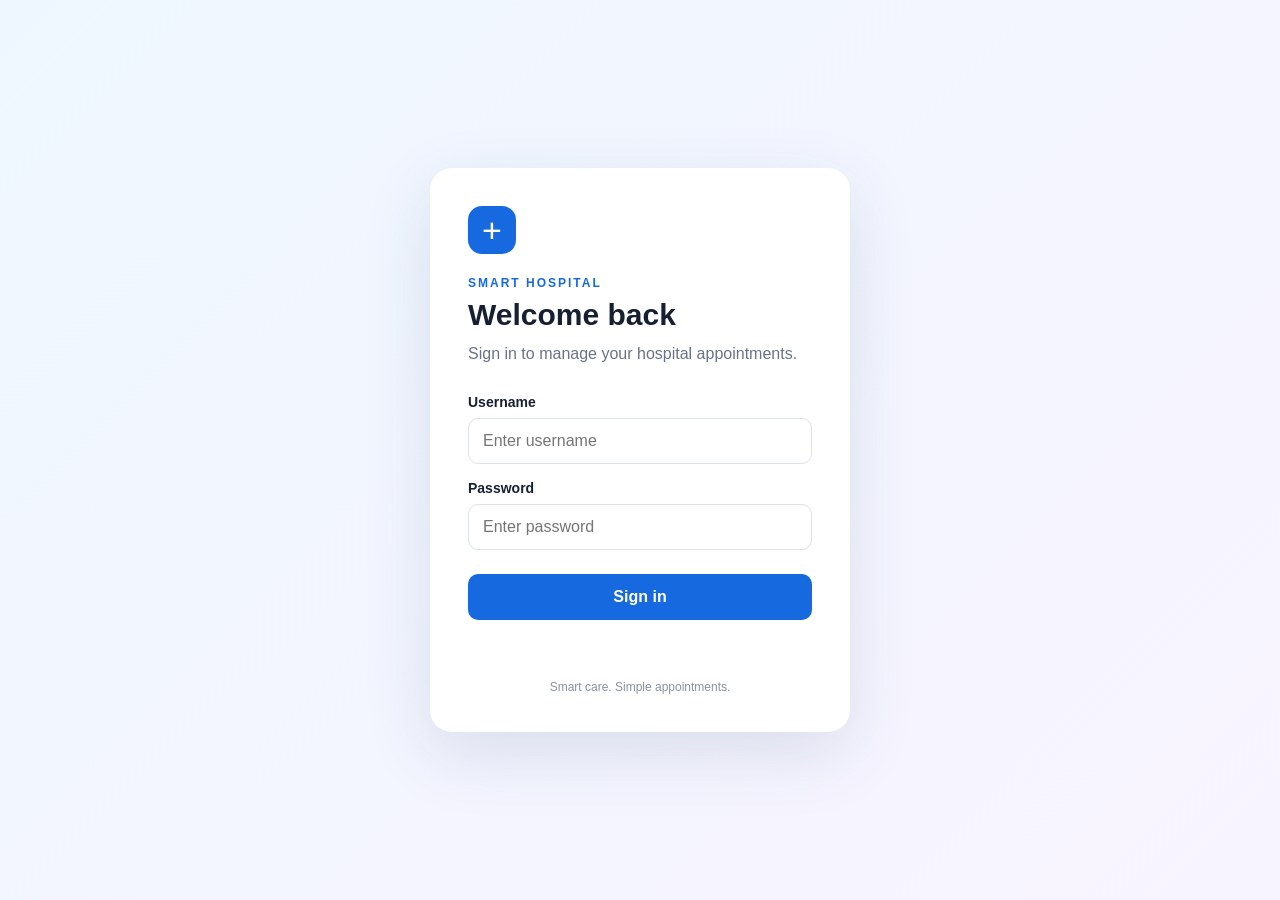
<file: frontend/index.html>
<!doctype html>
<html lang="en">
<head>
  <meta charset="UTF-8">
  <meta name="viewport" content="width=device-width, initial-scale=1.0">
  <title>Smart Hospital | Login</title>
  <link rel="stylesheet" href="style.css">
</head>
<body>
  <main class="page">
    <section class="card">
      <div class="brand-mark" aria-hidden="true">+</div>
      <p class="eyebrow">SMART HOSPITAL</p>
      <h1>Welcome back</h1>
      <p class="subtext">Sign in to manage your hospital appointments.</p>

      <form id="loginForm">
        <label for="username">Username</label>
        <input id="username" name="username" autocomplete="username" placeholder="Enter username" required>

        <label for="password">Password</label>
        <input id="password" name="password" type="password" autocomplete="current-password" placeholder="Enter password" required>

        <button type="submit" id="submitButton">Sign in</button>
        <p id="message" role="status" aria-live="polite"></p>
      </form>
      <p class="footer">Smart care. Simple appointments.</p>
    </section>
  </main>
  <script src="script.js"></script>
</body>
</html>
</file>
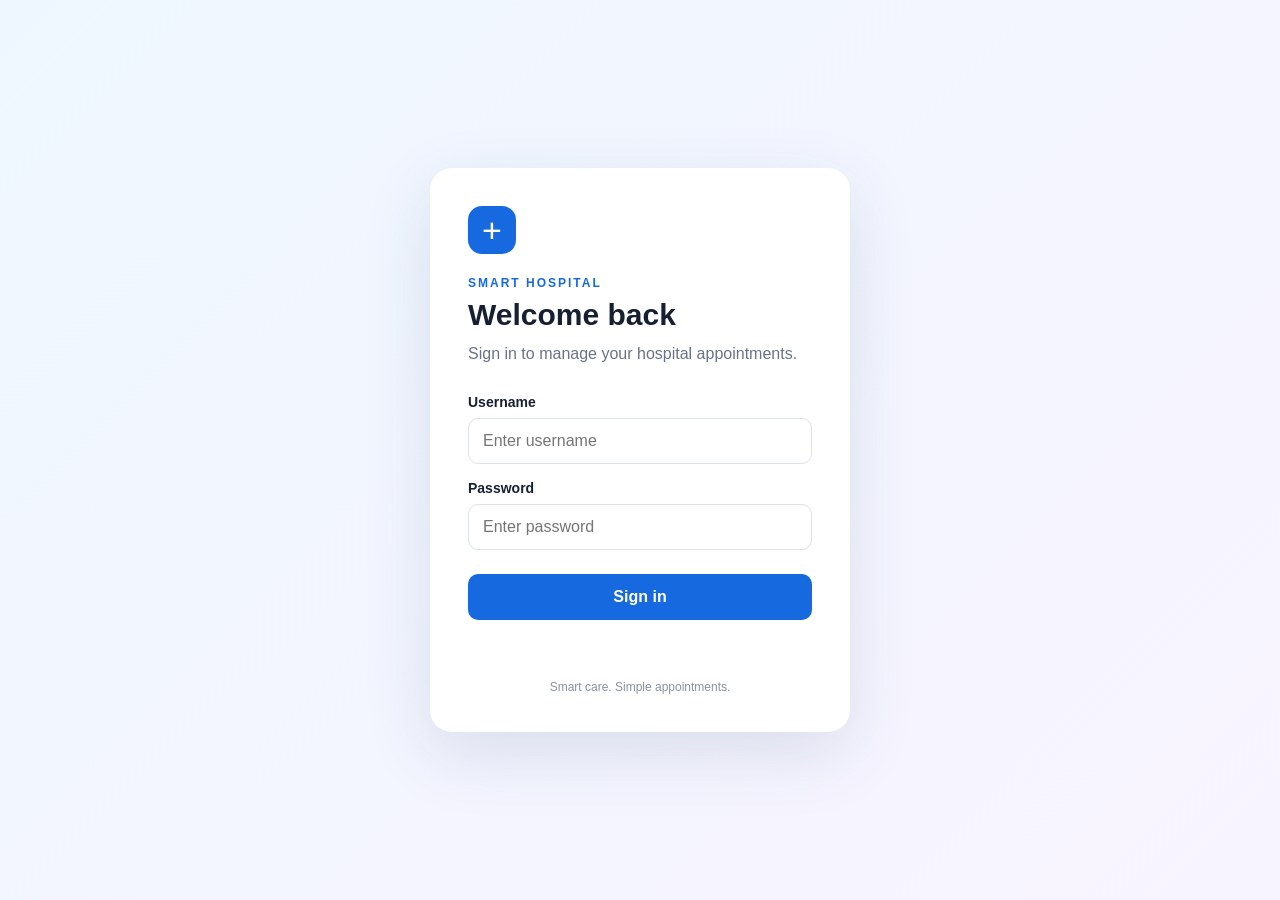
<file: frontend/dashboard.html>
<!DOCTYPE html>

<html lang="en">
<head>
    <meta charset="UTF-8">
    <meta name="viewport" content="width=device-width, initial-scale=1.0">
    <title>Smart Hospital | Dashboard</title>
    <link rel="stylesheet" href="style.css">
</head>
<body>
    <main class="page">
        <section class="card">
            <div class="brand-mark" aria-hidden="true">+</div>

```
        <p class="eyebrow">SMART HOSPITAL</p>
        <h1>Dashboard</h1>

        <p class="subtext" id="welcome">
            You have signed in successfully.
        </p>

        <button id="logout" type="button">Log out</button>
    </section>
</main>

<script>
    const welcome = document.getElementById("welcome");
    const logout = document.getElementById("logout");

    let user = null;

    try {
        user = JSON.parse(
            sessionStorage.getItem("hospitalUser") || "null"
        );
    } catch (error) {
        sessionStorage.removeItem("hospitalUser");
    }

    if (!user) {
        window.location.replace("index.html");
    } else {
        welcome.textContent =
            "Signed in as " + user.username +
            (user.role ? " (" + user.role + ")." : ".");
    }

    logout.addEventListener("click", function () {
        sessionStorage.removeItem("hospitalUser");
        window.location.href = "index.html";
    });
</script>
```

</body>
</html>
</file>
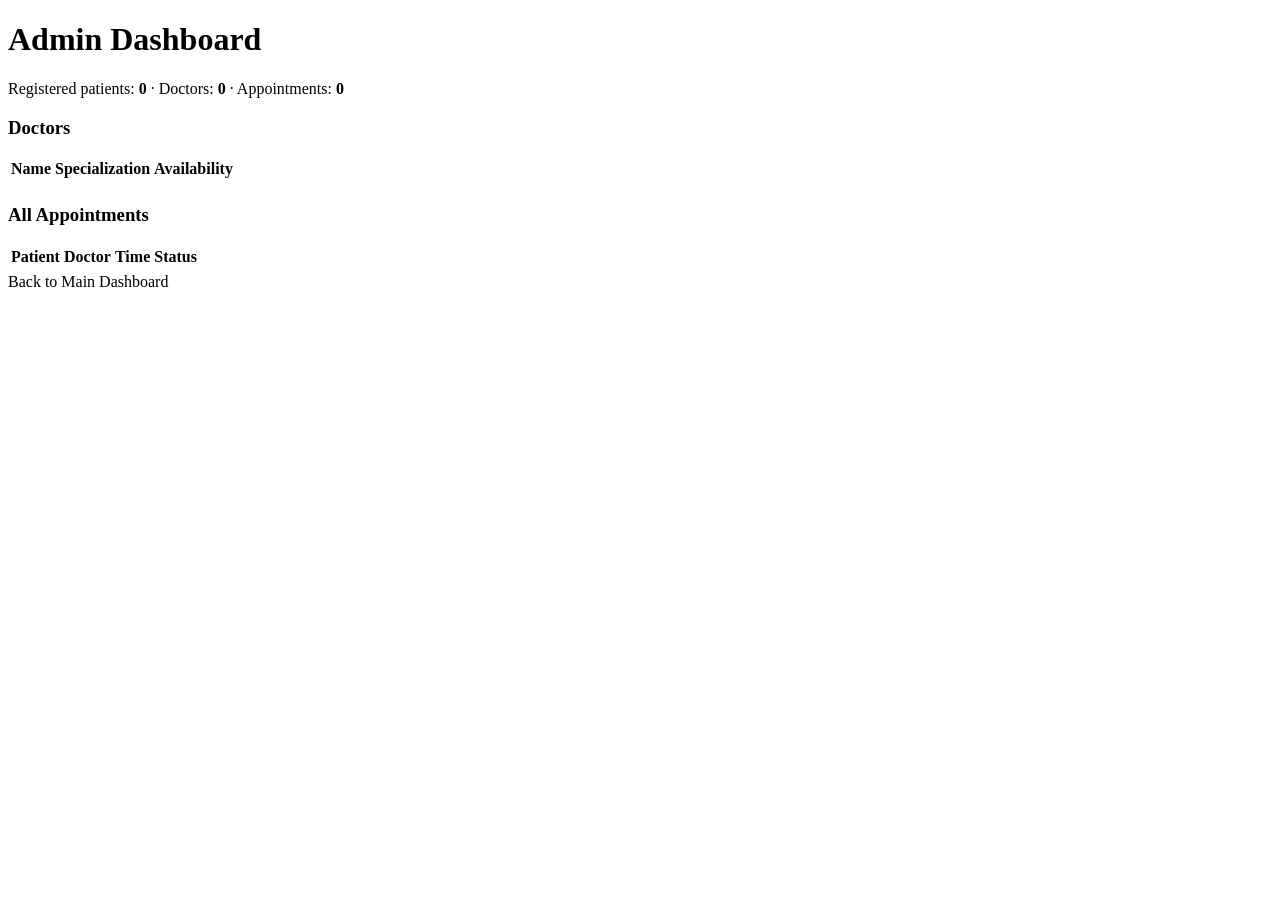
<file: backend/target/classes/templates/admin-dashboard.html>
<!DOCTYPE html>
<html xmlns:th="http://www.thymeleaf.org">
<head>
    <meta charset="UTF-8">
    <title>Admin Dashboard</title>
    <link rel="stylesheet" th:href="@{/css/style.css}">
</head>
<body>
    <div class="container">
        <h1>Admin Dashboard</h1>
        <p>Registered patients: <strong th:text="${patientCount}">0</strong> &middot;
           Doctors: <strong th:text="${#lists.size(doctors)}">0</strong> &middot;
           Appointments: <strong th:text="${#lists.size(appointments)}">0</strong></p>

        <h3>Doctors</h3>
        <table>
            <thead><tr><th>Name</th><th>Specialization</th><th>Availability</th></tr></thead>
            <tbody>
                <tr th:each="d : ${doctors}">
                    <td th:text="${d.fullName}"></td>
                    <td th:text="${d.specialization}"></td>
                    <td th:text="${d.availability}"></td>
                </tr>
            </tbody>
        </table>

        <h3>All Appointments</h3>
        <table>
            <thead><tr><th>Patient</th><th>Doctor</th><th>Time</th><th>Status</th></tr></thead>
            <tbody>
                <tr th:each="a : ${appointments}">
                    <td th:text="${a.patient != null} ? ${a.patient.fullName} : '-'"></td>
                    <td th:text="${a.doctor != null} ? ${a.doctor.fullName} : '-'"></td>
                    <td th:text="${a.appointmentTime != null} ? ${#temporals.format(a.appointmentTime, 'dd MMM yyyy HH:mm')} : '-'"></td>
                    <td><span class="badge" th:classappend="${a.status}" th:text="${a.status}"></span></td>
                </tr>
            </tbody>
        </table>
        <a th:href="@{/dashboard}">Back to Main Dashboard</a>
    </div>
</body>
</html>
</file>
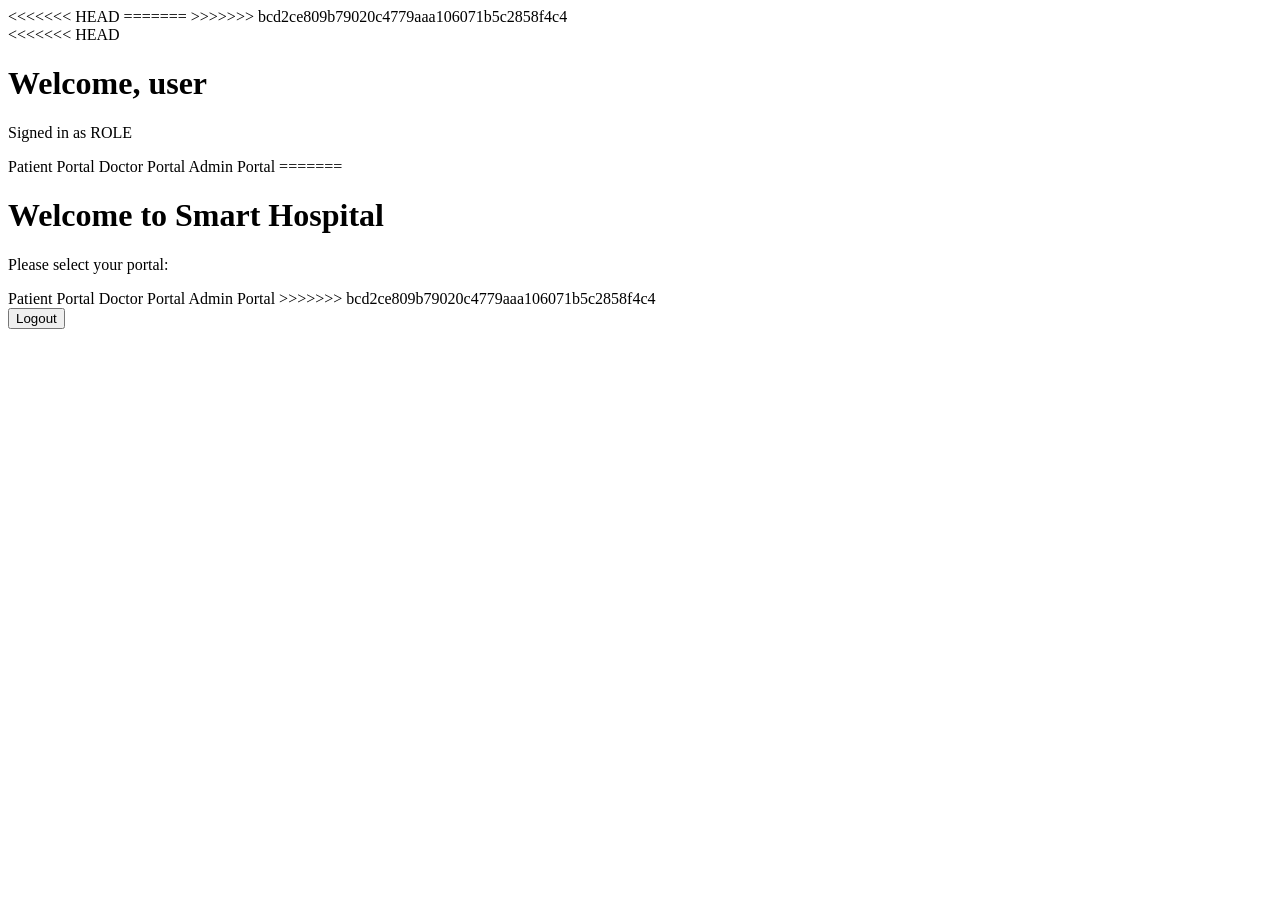
<file: backend/target/classes/templates/dashboard.html>
<!DOCTYPE html>
<html xmlns:th="http://www.thymeleaf.org">
<head>
<<<<<<< HEAD
    <meta charset="UTF-8">
=======
>>>>>>> bcd2ce809b79020c4779aaa106071b5c2858f4c4
    <title>Dashboard - Smart Hospital</title>
    <link rel="stylesheet" th:href="@{/css/style.css}">
</head>
<body>
    <div class="container">
<<<<<<< HEAD
        <h1>Welcome, <span th:text="${username}">user</span></h1>
        <p>Signed in as <span class="badge" th:text="${role}">ROLE</span></p>
        <div class="menu">
            <a th:if="${role == 'PATIENT'}" th:href="@{/patient/dashboard}">Patient Portal</a>
            <a th:if="${role == 'DOCTOR'}" th:href="@{/doctor/dashboard}">Doctor Portal</a>
            <a th:if="${role == 'ADMIN'}" th:href="@{/admin/dashboard}">Admin Portal</a>
=======
        <h1>Welcome to Smart Hospital</h1>
        <p>Please select your portal:</p>
        <div class="menu">
            <a th:href="@{/patient/dashboard}">Patient Portal</a>
            <a th:href="@{/doctor/dashboard}">Doctor Portal</a>
            <a th:href="@{/admin/dashboard}">Admin Portal</a>
>>>>>>> bcd2ce809b79020c4779aaa106071b5c2858f4c4
        </div>
        <form th:action="@{/logout}" method="post">
            <button type="submit">Logout</button>
        </form>
    </div>
</body>
</html>
</file>
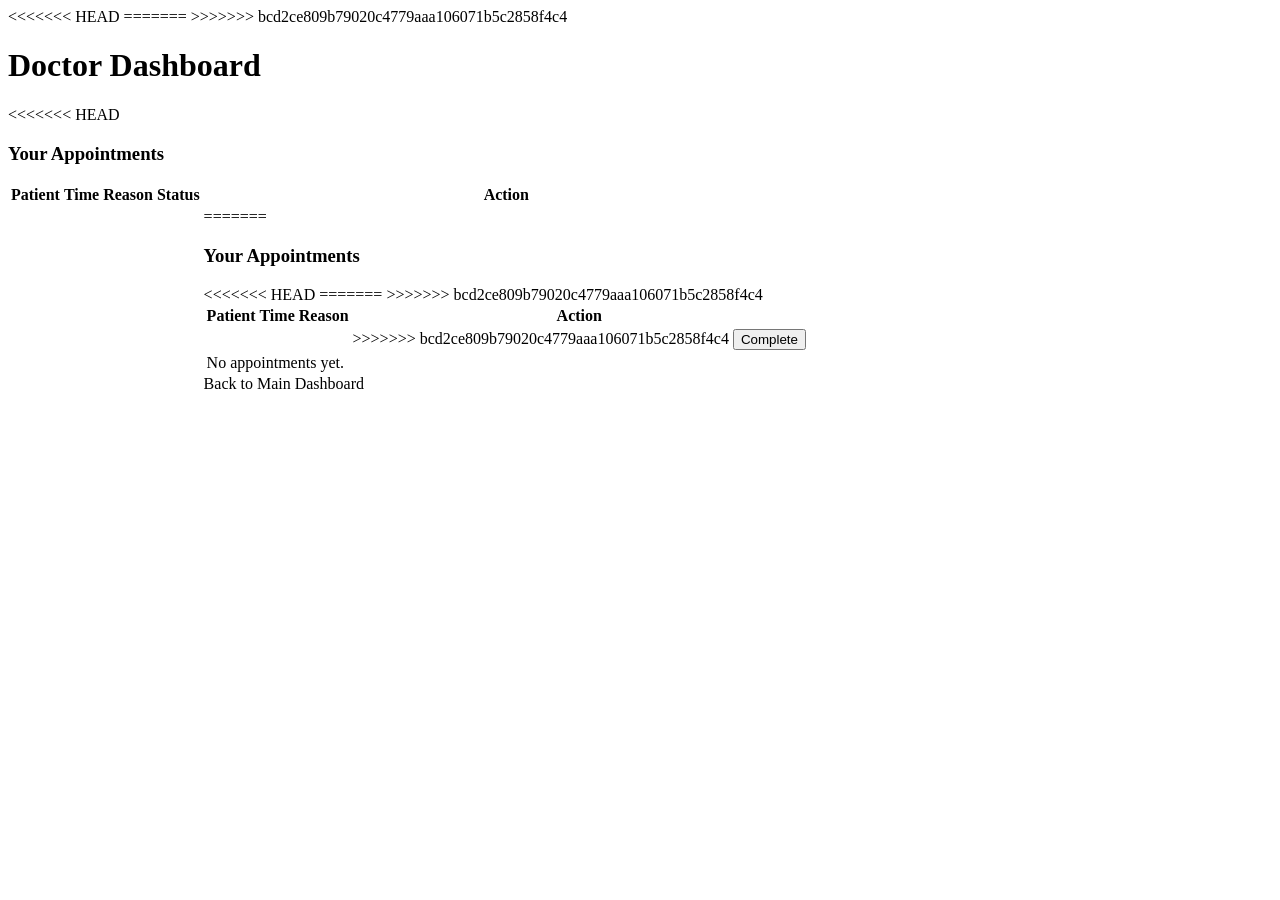
<file: backend/target/classes/templates/doctor-dashboard.html>
<!DOCTYPE html>
<html xmlns:th="http://www.thymeleaf.org">
<head>
<<<<<<< HEAD
    <meta charset="UTF-8">
=======
>>>>>>> bcd2ce809b79020c4779aaa106071b5c2858f4c4
    <title>Doctor Dashboard</title>
    <link rel="stylesheet" th:href="@{/css/style.css}">
</head>
<body>
    <div class="container">
        <h1>Doctor Dashboard</h1>
<<<<<<< HEAD
        <div class="alert error" th:if="${error}" th:text="${error}"></div>
        <div class="alert success" th:if="${success}" th:text="${success}"></div>
        <h3>Your Appointments</h3>
        <table>
            <thead><tr><th>Patient</th><th>Time</th><th>Reason</th><th>Status</th><th>Action</th></tr></thead>
            <tbody>
                <tr th:each="app : ${appointments}">
                    <td th:text="${app.patient.fullName}"></td>
                    <td th:text="${#temporals.format(app.appointmentTime, 'dd MMM yyyy HH:mm')}"></td>
                    <td th:text="${app.reason}"></td>
                    <td><span class="badge" th:classappend="${app.status}" th:text="${app.status}"></span></td>
                    <td>
                        <form class="inline" th:if="${app.status == 'SCHEDULED'}"
                              th:action="@{/doctor/complete/{id}(id=${app.id})}" method="post">
=======
        <h3>Your Appointments</h3>
        <table>
            <thead>
                <tr>
                    <th>Patient</th>
                    <th>Time</th>
                    <th>Reason</th>
                    <th>Action</th>
                </tr>
            </thead>
            <tbody>
                <tr th:each="app : ${appointments}">
                    <td th:text="${app.patient.user.username}"></td>
                    <td th:text="${app.appointmentTime}"></td>
                    <td th:text="${app.reason}"></td>
                    <td>
                        <form th:action="@{'/doctor/complete/' + ${app.id}}" method="post">
>>>>>>> bcd2ce809b79020c4779aaa106071b5c2858f4c4
                            <button type="submit">Complete</button>
                        </form>
                    </td>
                </tr>
<<<<<<< HEAD
                <tr th:if="${#lists.isEmpty(appointments)}"><td colspan="5">No appointments yet.</td></tr>
=======
>>>>>>> bcd2ce809b79020c4779aaa106071b5c2858f4c4
            </tbody>
        </table>
        <a th:href="@{/dashboard}">Back to Main Dashboard</a>
    </div>
</body>
</html>
</file>
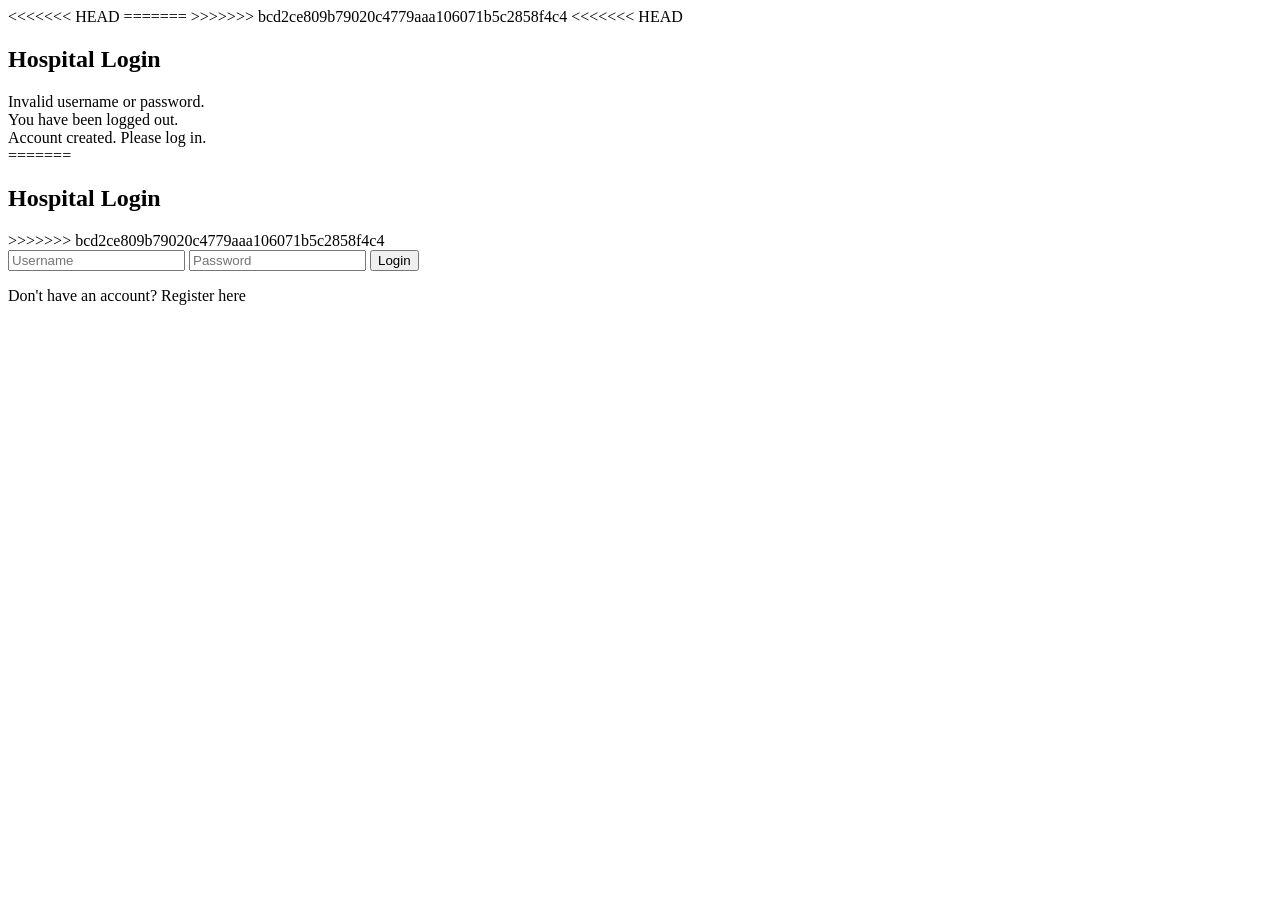
<file: backend/target/classes/templates/login.html>
<!DOCTYPE html>
<html xmlns:th="http://www.thymeleaf.org">
<head>
<<<<<<< HEAD
    <meta charset="UTF-8">
=======
>>>>>>> bcd2ce809b79020c4779aaa106071b5c2858f4c4
    <title>Login - Smart Hospital</title>
    <link rel="stylesheet" th:href="@{/css/style.css}">
</head>
<body>
<<<<<<< HEAD
    <div class="container" style="max-width:440px">
        <h2>Hospital Login</h2>
        <div class="alert error" th:if="${param.error}">Invalid username or password.</div>
        <div class="alert success" th:if="${param.logout}">You have been logged out.</div>
        <div class="alert success" th:if="${param.registered}">Account created. Please log in.</div>
=======
    <div class="container">
        <h2>Hospital Login</h2>
>>>>>>> bcd2ce809b79020c4779aaa106071b5c2858f4c4
        <form th:action="@{/login}" method="post">
            <input type="text" name="username" placeholder="Username" required>
            <input type="password" name="password" placeholder="Password" required>
            <button type="submit">Login</button>
        </form>
        <p>Don't have an account? <a th:href="@{/register}">Register here</a></p>
    </div>
</body>
</html>
</file>
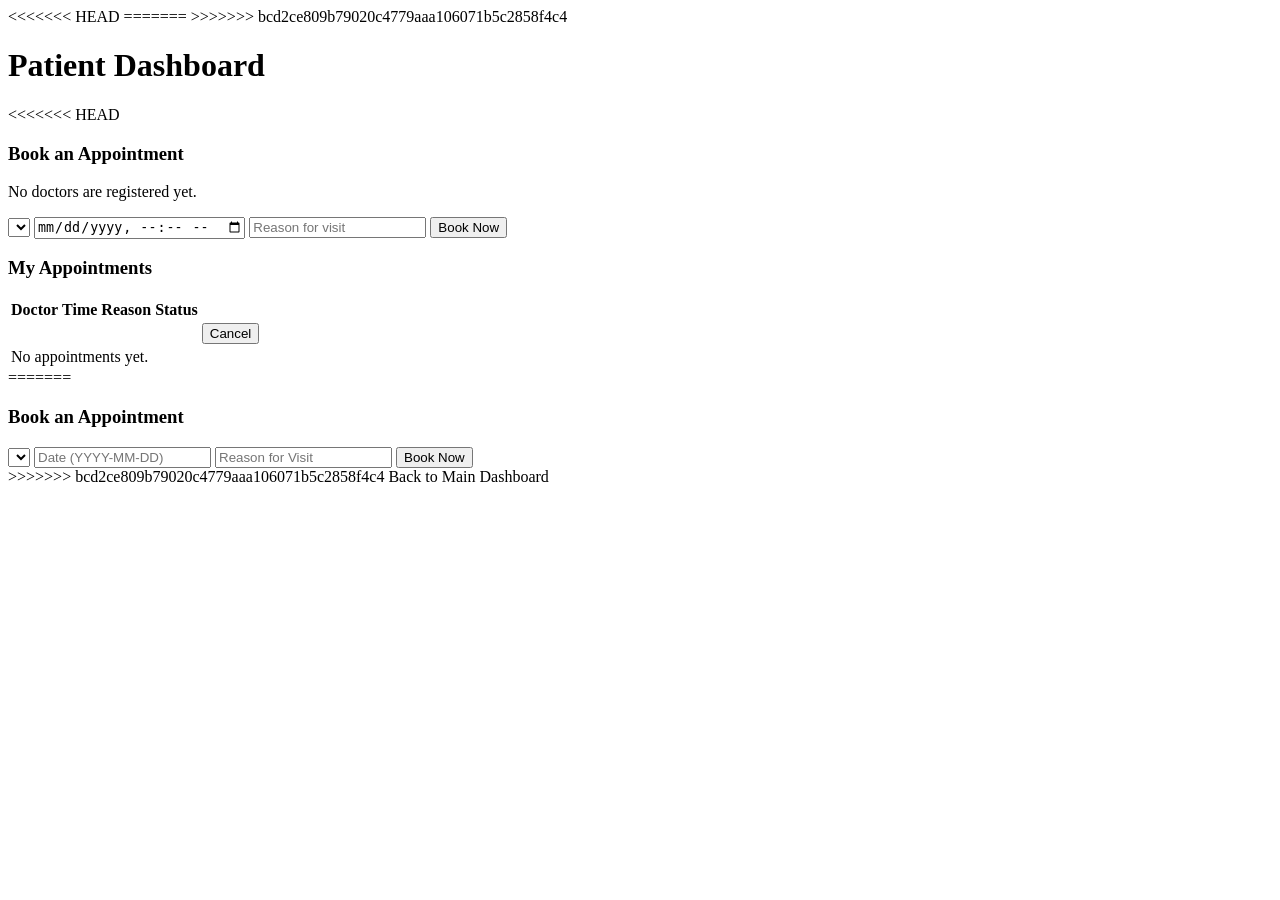
<file: backend/target/classes/templates/patient-dashboard.html>
<!DOCTYPE html>
<html xmlns:th="http://www.thymeleaf.org">
<head>
<<<<<<< HEAD
    <meta charset="UTF-8">
=======
>>>>>>> bcd2ce809b79020c4779aaa106071b5c2858f4c4
    <title>Patient Dashboard</title>
    <link rel="stylesheet" th:href="@{/css/style.css}">
</head>
<body>
    <div class="container">
        <h1>Patient Dashboard</h1>
<<<<<<< HEAD
        <div class="alert error" th:if="${error}" th:text="${error}"></div>
        <div class="alert success" th:if="${success}" th:text="${success}"></div>

        <h3>Book an Appointment</h3>
        <p th:if="${#lists.isEmpty(doctors)}">No doctors are registered yet.</p>
        <form th:action="@{/patient/book}" method="post" th:unless="${#lists.isEmpty(doctors)}">
            <select name="doctorId" required>
                <option th:each="doc : ${doctors}" th:value="${doc.id}"
                        th:text="${doc.fullName + ' (' + doc.specialization + ')'}"></option>
            </select>
            <input type="datetime-local" name="appointmentTime" required>
            <input type="text" name="reason" placeholder="Reason for visit">
            <button type="submit">Book Now</button>
        </form>

        <h3>My Appointments</h3>
        <table>
            <thead><tr><th>Doctor</th><th>Time</th><th>Reason</th><th>Status</th><th></th></tr></thead>
            <tbody>
                <tr th:each="app : ${appointments}">
                    <td th:text="${app.doctor.fullName}"></td>
                    <td th:text="${#temporals.format(app.appointmentTime, 'dd MMM yyyy HH:mm')}"></td>
                    <td th:text="${app.reason}"></td>
                    <td><span class="badge" th:classappend="${app.status}" th:text="${app.status}"></span></td>
                    <td>
                        <form class="inline" th:if="${app.status == 'SCHEDULED'}"
                              th:action="@{/patient/cancel/{id}(id=${app.id})}" method="post">
                            <button type="submit" class="danger">Cancel</button>
                        </form>
                    </td>
                </tr>
                <tr th:if="${#lists.isEmpty(appointments)}"><td colspan="5">No appointments yet.</td></tr>
            </tbody>
        </table>
=======
        <h3>Book an Appointment</h3>
        <form th:action="@{/patient/book}" method="post">
            <select name="doctorId">
                <option th:each="doc : ${doctors}" th:value="${doc.id}" th:text="${doc.fullName + ' (' + doc.specialization + ')'}"></option>
            </select>
            <input type="text" name="date" placeholder="Date (YYYY-MM-DD)">
            <input type="text" name="reason" placeholder="Reason for Visit">
            <button type="submit">Book Now</button>
        </form>
>>>>>>> bcd2ce809b79020c4779aaa106071b5c2858f4c4
        <a th:href="@{/dashboard}">Back to Main Dashboard</a>
    </div>
</body>
</html>
</file>
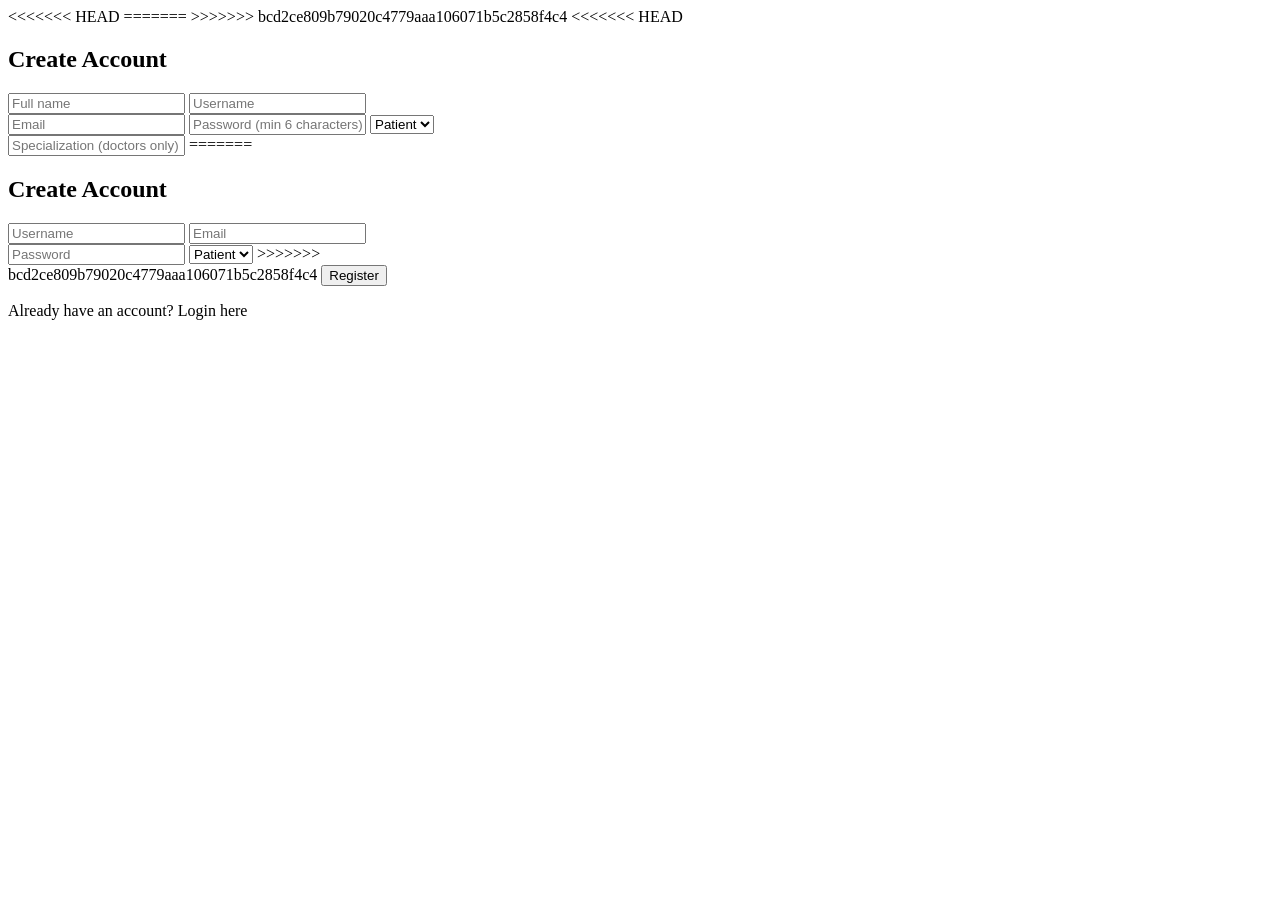
<file: backend/target/classes/templates/register.html>
<!DOCTYPE html>
<html xmlns:th="http://www.thymeleaf.org">
<head>
<<<<<<< HEAD
    <meta charset="UTF-8">
=======
>>>>>>> bcd2ce809b79020c4779aaa106071b5c2858f4c4
    <title>Register - Smart Hospital</title>
    <link rel="stylesheet" th:href="@{/css/style.css}">
</head>
<body>
<<<<<<< HEAD
    <div class="container" style="max-width:480px">
        <h2>Create Account</h2>
        <div class="alert error" th:if="${error}" th:text="${error}"></div>
        <form th:action="@{/register}" method="post">
            <input type="text" name="fullName" placeholder="Full name" required>
            <input type="text" name="username" placeholder="Username" required>
            <input type="email" name="email" placeholder="Email" required>
            <input type="password" name="password" placeholder="Password (min 6 characters)" minlength="6" required>
            <select name="role">
                <option value="PATIENT">Patient</option>
                <option value="DOCTOR">Doctor</option>
            </select>
            <input type="text" name="specialization" placeholder="Specialization (doctors only)">
=======
    <div class="container">
        <h2>Create Account</h2>
        <form th:action="@{/register}" method="post">
            <input type="text" name="username" placeholder="Username" required>
            <input type="email" name="email" placeholder="Email" required>
            <input type="password" name="password" placeholder="Password" required>
            <select name="role">
                <option value="PATIENT">Patient</option>
                <option value="DOCTOR">Doctor</option>
                <option value="ADMIN">Admin</option>
            </select>
>>>>>>> bcd2ce809b79020c4779aaa106071b5c2858f4c4
            <button type="submit">Register</button>
        </form>
        <p>Already have an account? <a th:href="@{/login}">Login here</a></p>
    </div>
</body>
</html>
</file>
<file: frontend/style.css>
* { box-sizing: border-box; }
:root { font-family: Inter, "Segoe UI", Arial, sans-serif; color: #172033; }
body { margin: 0; min-height: 100vh; background: linear-gradient(135deg, #eef7ff, #f8f4ff); }
.page { min-height: 100vh; display: grid; place-items: center; padding: 24px; }
.card { width: min(100%, 420px); padding: 38px; background: #fff; border-radius: 22px; box-shadow: 0 22px 70px rgba(36, 56, 90, .12); }
.brand-mark { display: grid; place-items: center; width: 48px; height: 48px; border-radius: 14px; background: #1769e0; color: white; font-size: 34px; font-weight: 300; }
.eyebrow { margin: 22px 0 8px; color: #1769e0; font-size: 12px; letter-spacing: 2px; font-weight: 800; }
h1 { margin: 0; font-size: 30px; }
.subtext { margin: 10px 0 28px; color: #697386; line-height: 1.5; }
label { display: block; margin: 16px 0 8px; font-size: 14px; font-weight: 650; }
input { width: 100%; padding: 13px 14px; border: 1px solid #dce2eb; border-radius: 10px; font: inherit; outline: none; }
input:focus { border-color: #1769e0; box-shadow: 0 0 0 3px rgba(23,105,224,.12); }
button { width: 100%; margin-top: 24px; padding: 14px; border: 0; border-radius: 10px; background: #1769e0; color: #fff; font: inherit; font-weight: 700; cursor: pointer; }
button:disabled { opacity: .65; cursor: wait; }
#message { min-height: 22px; margin: 14px 0 0; font-size: 14px; }
#message.error { color: #c62828; }
#message.success { color: #16803d; }
.footer { margin: 24px 0 0; color: #8992a3; text-align: center; font-size: 12px; }
@media (max-width: 480px) { .card { padding: 28px 22px; } }
</file>
